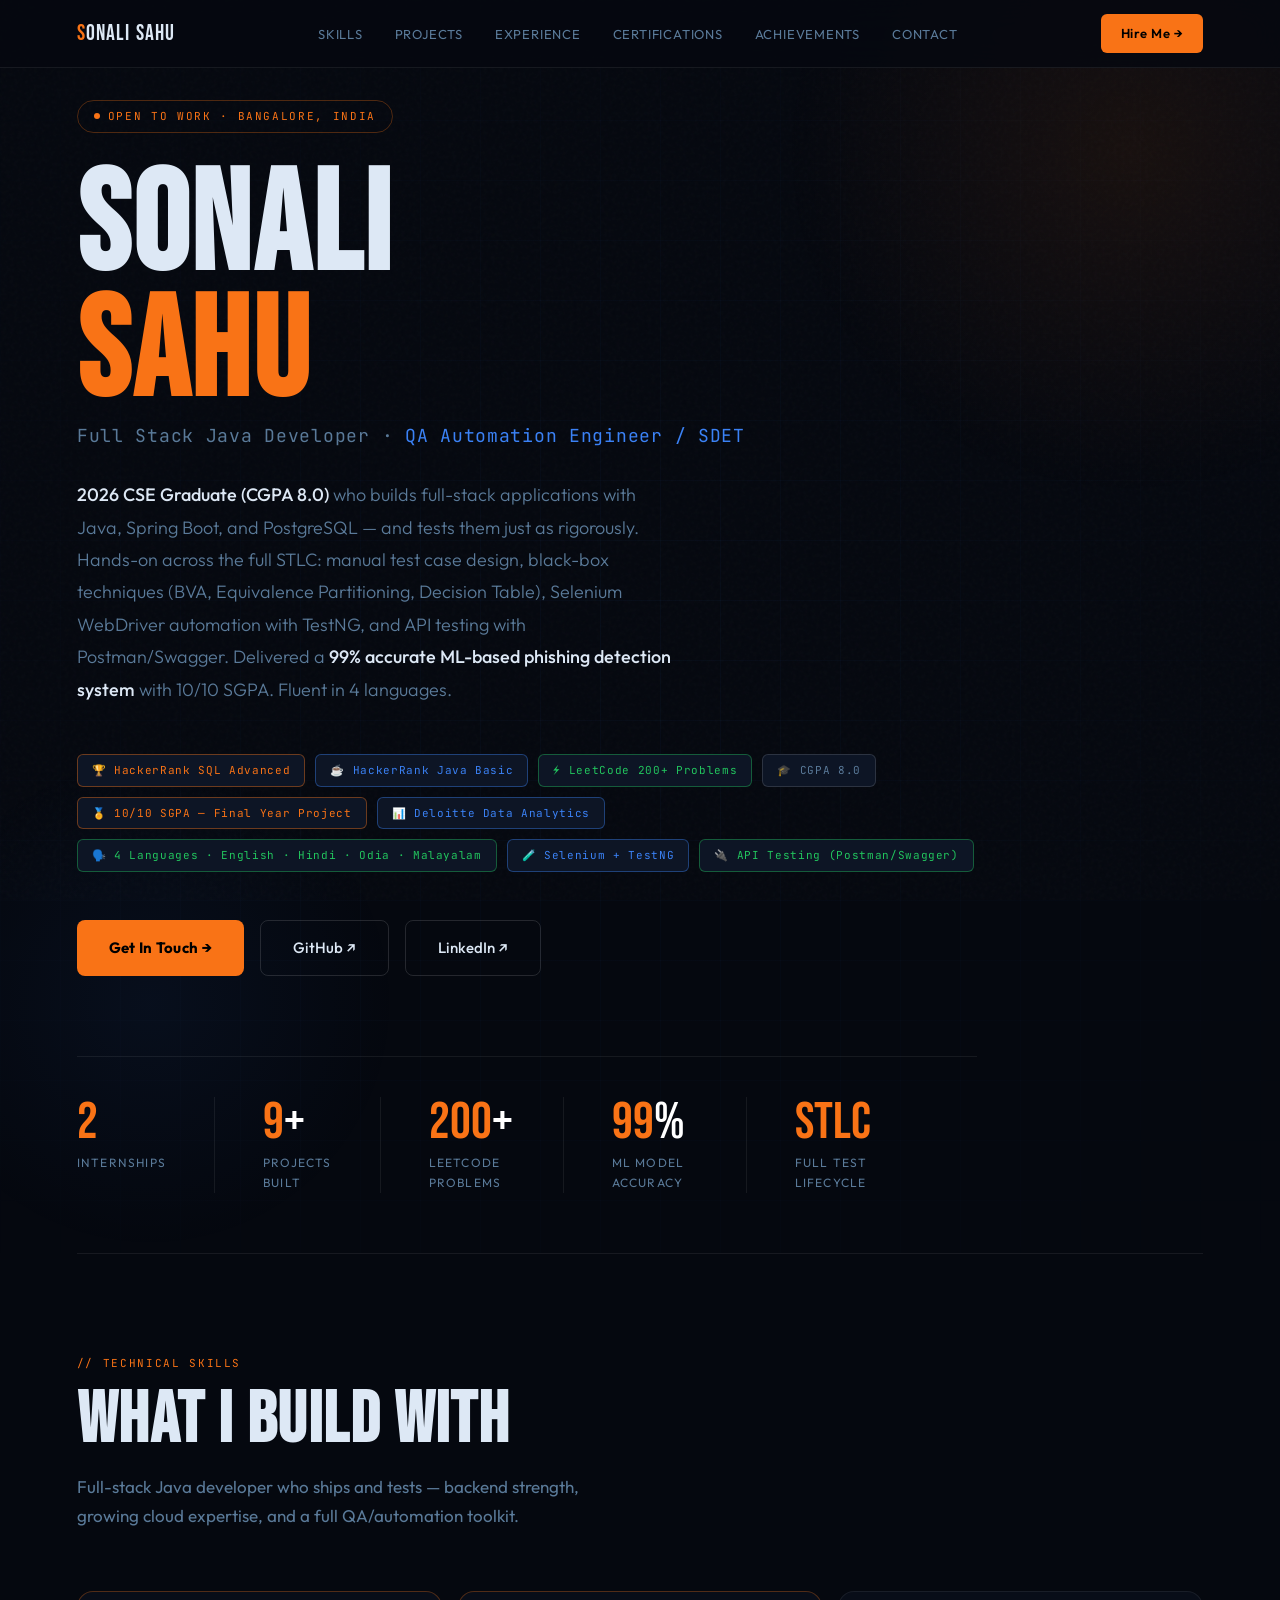
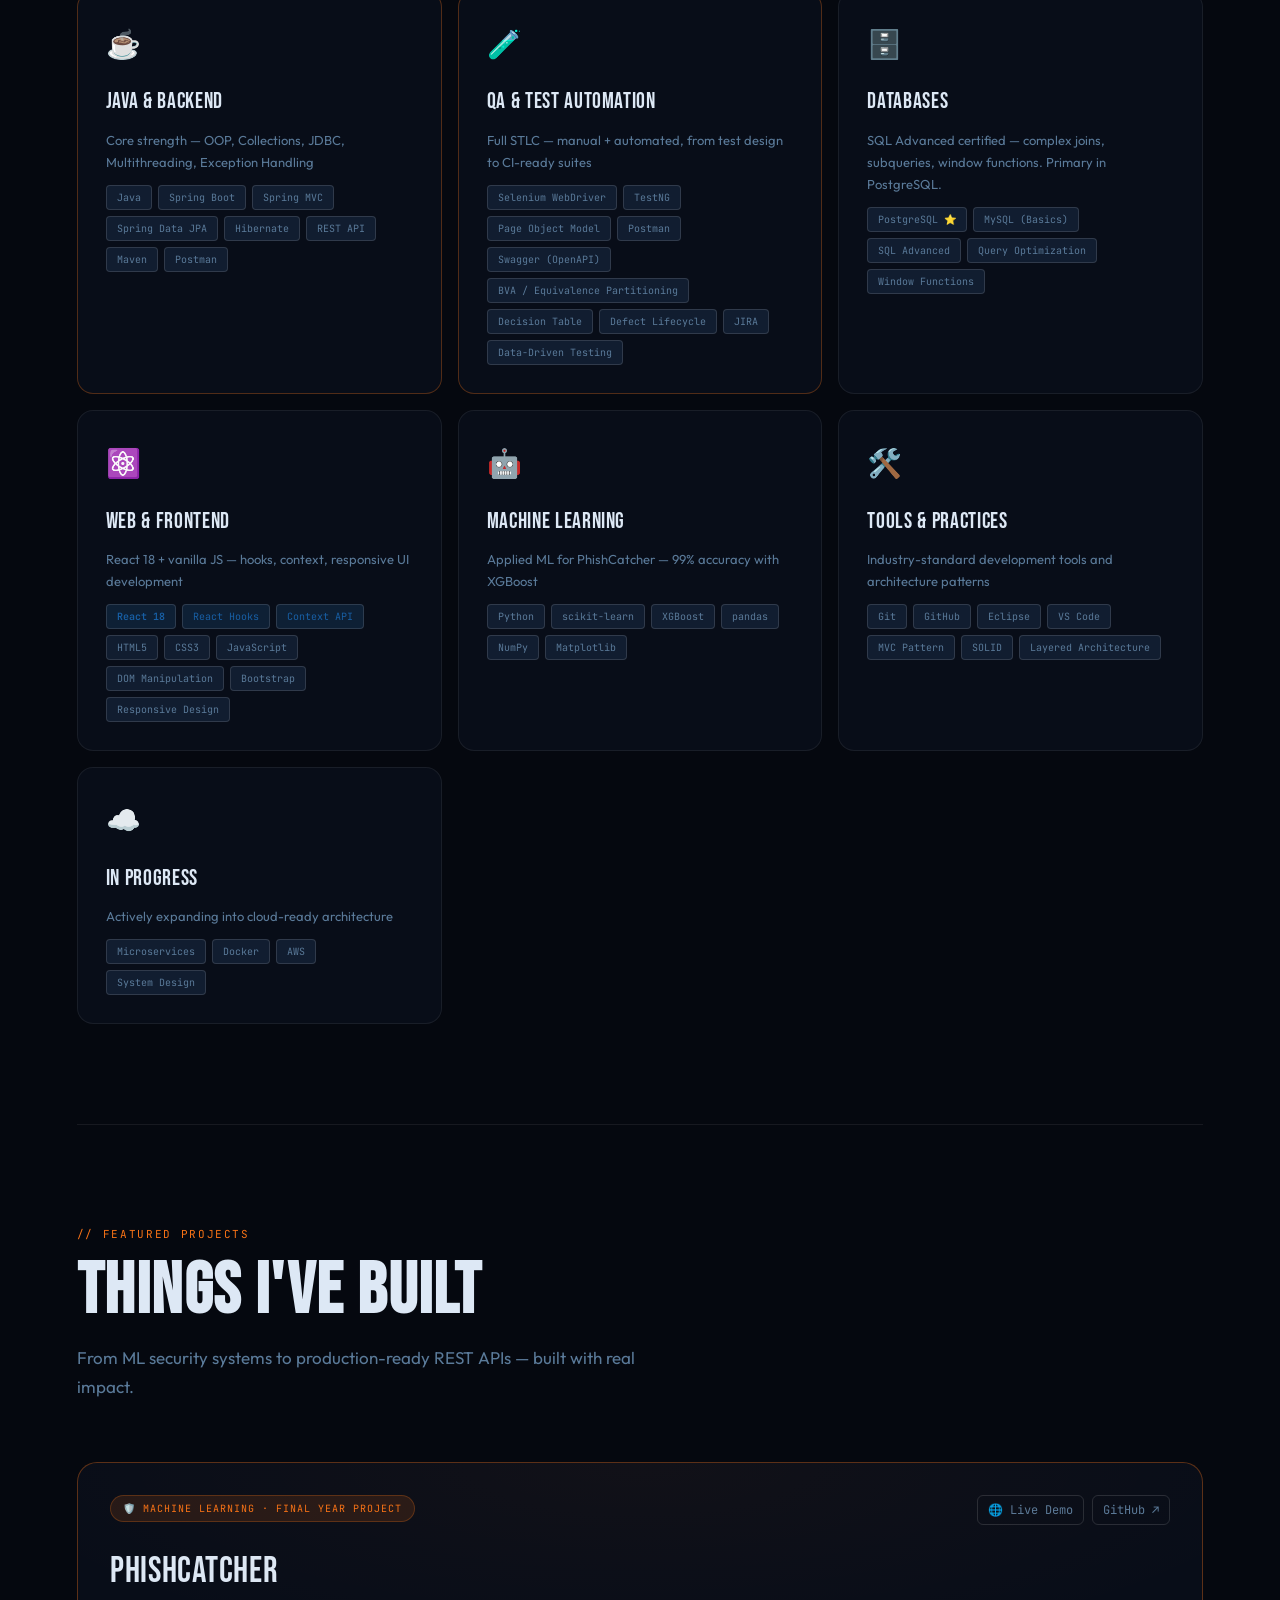
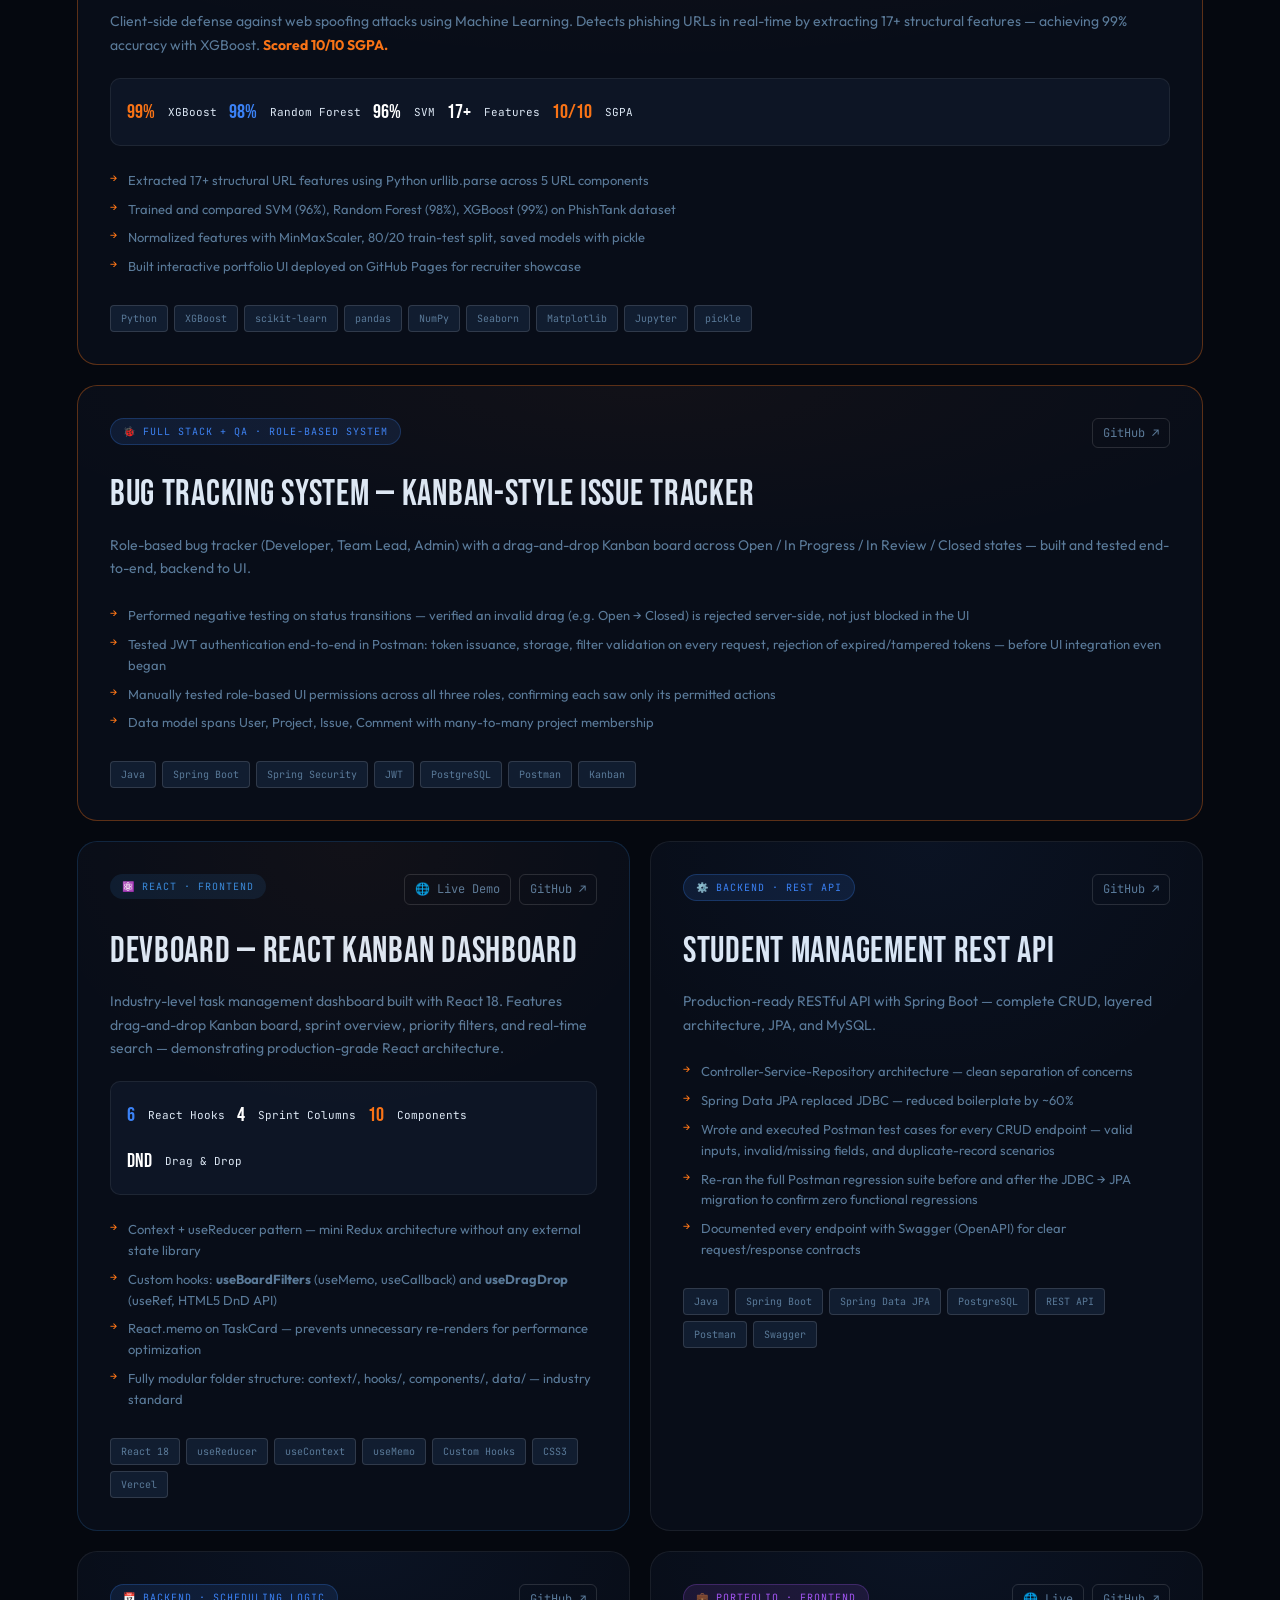
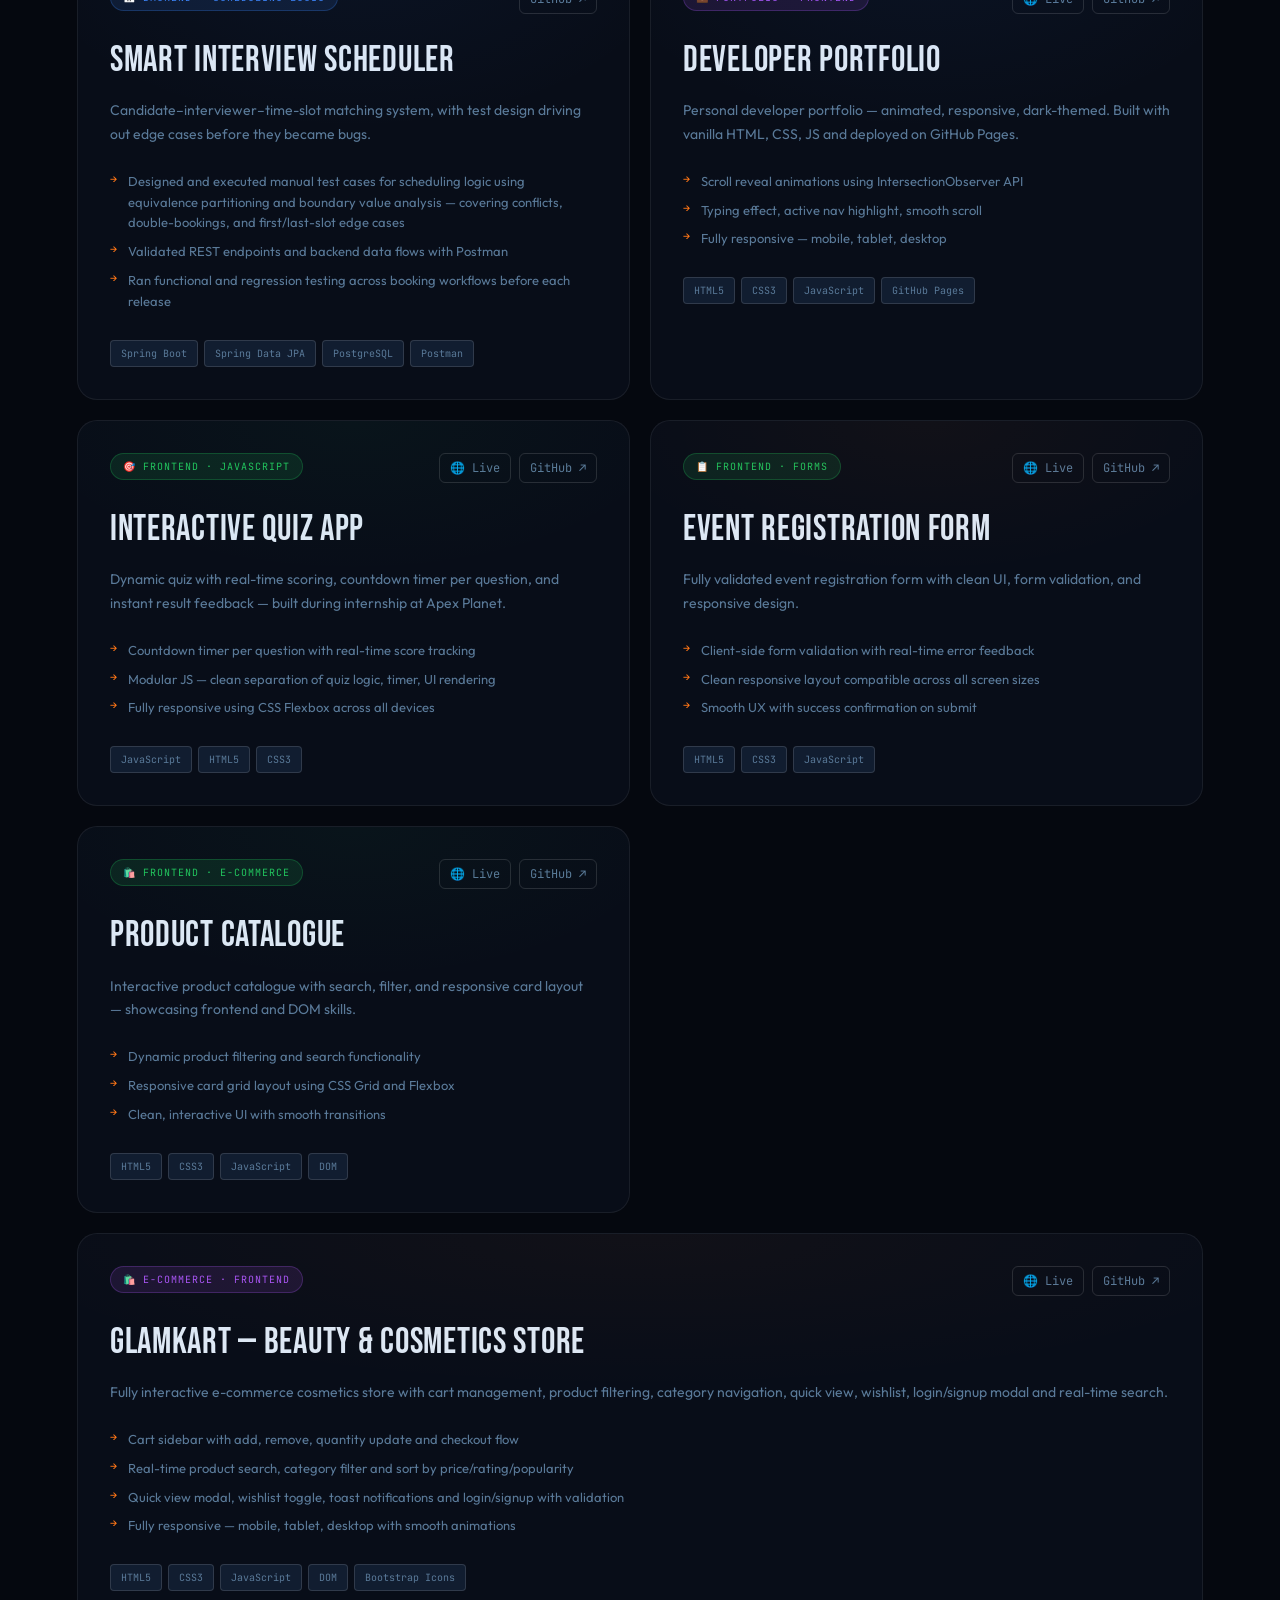
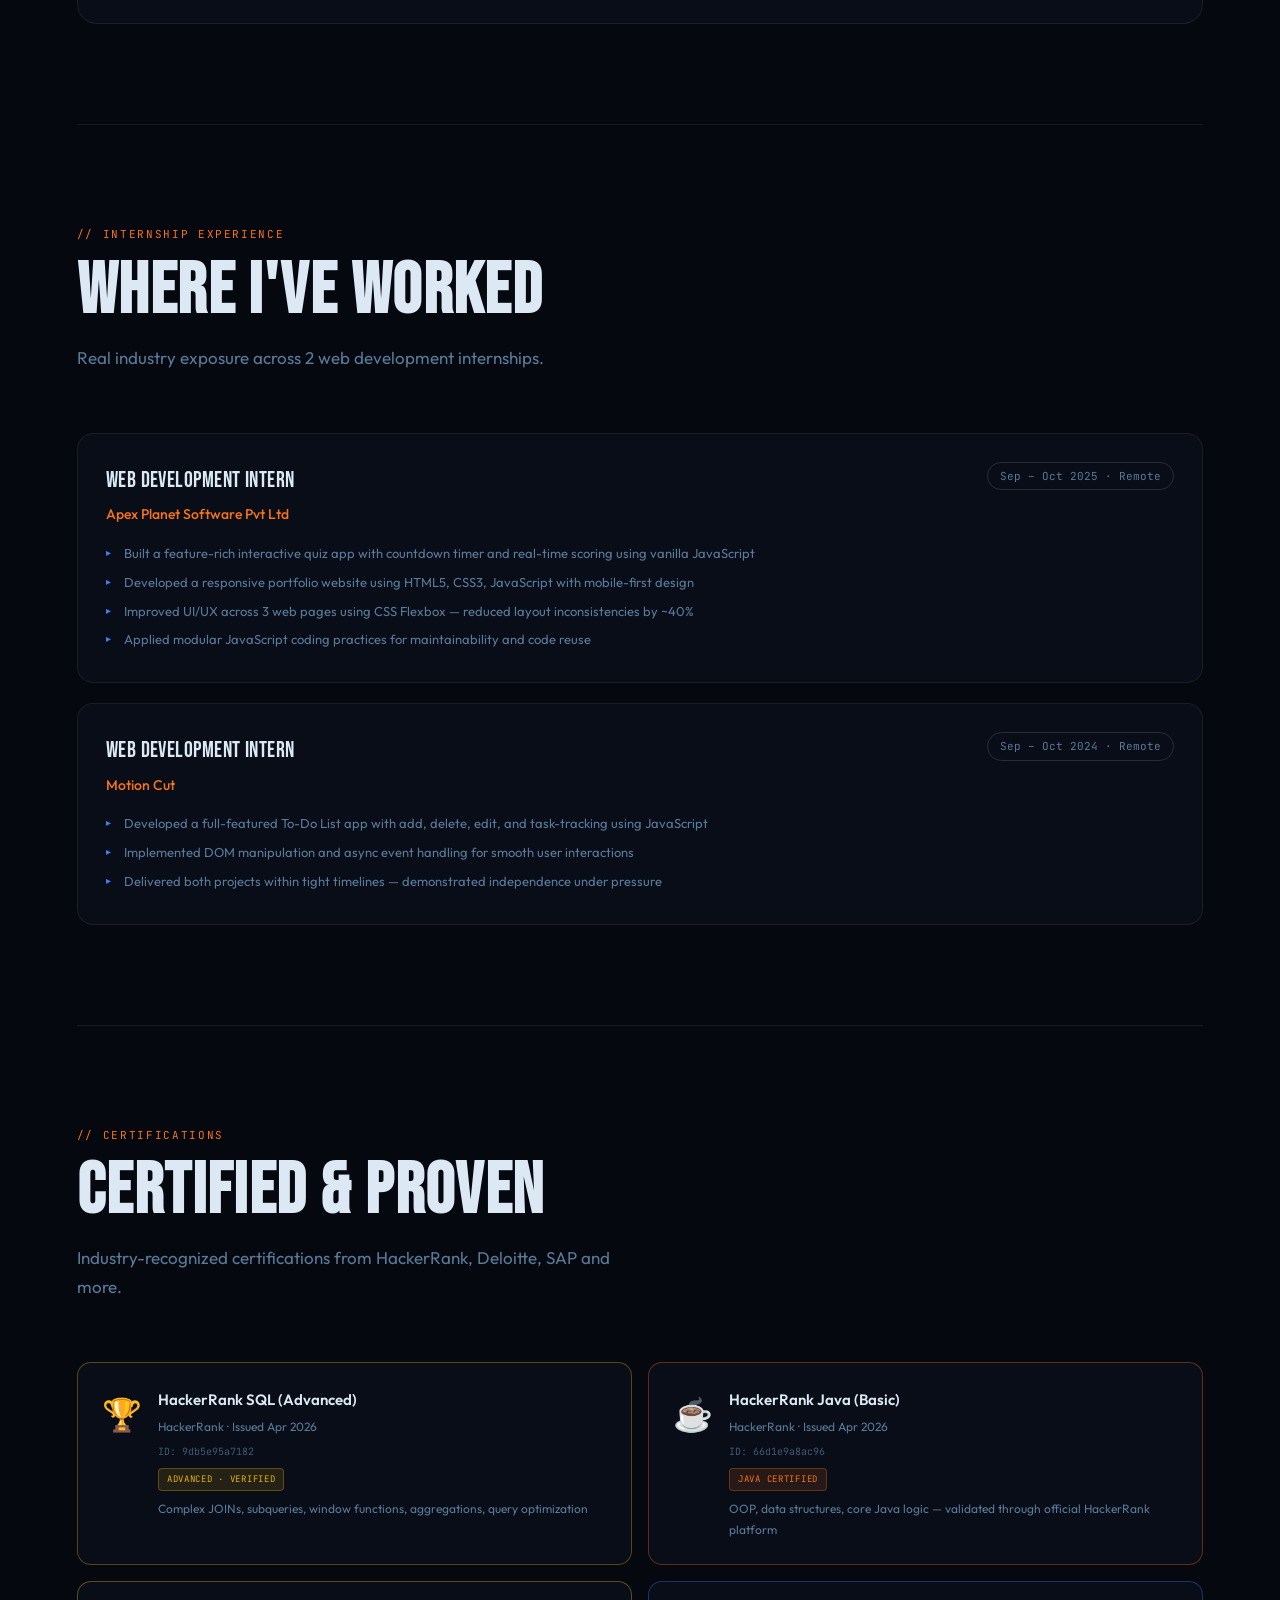
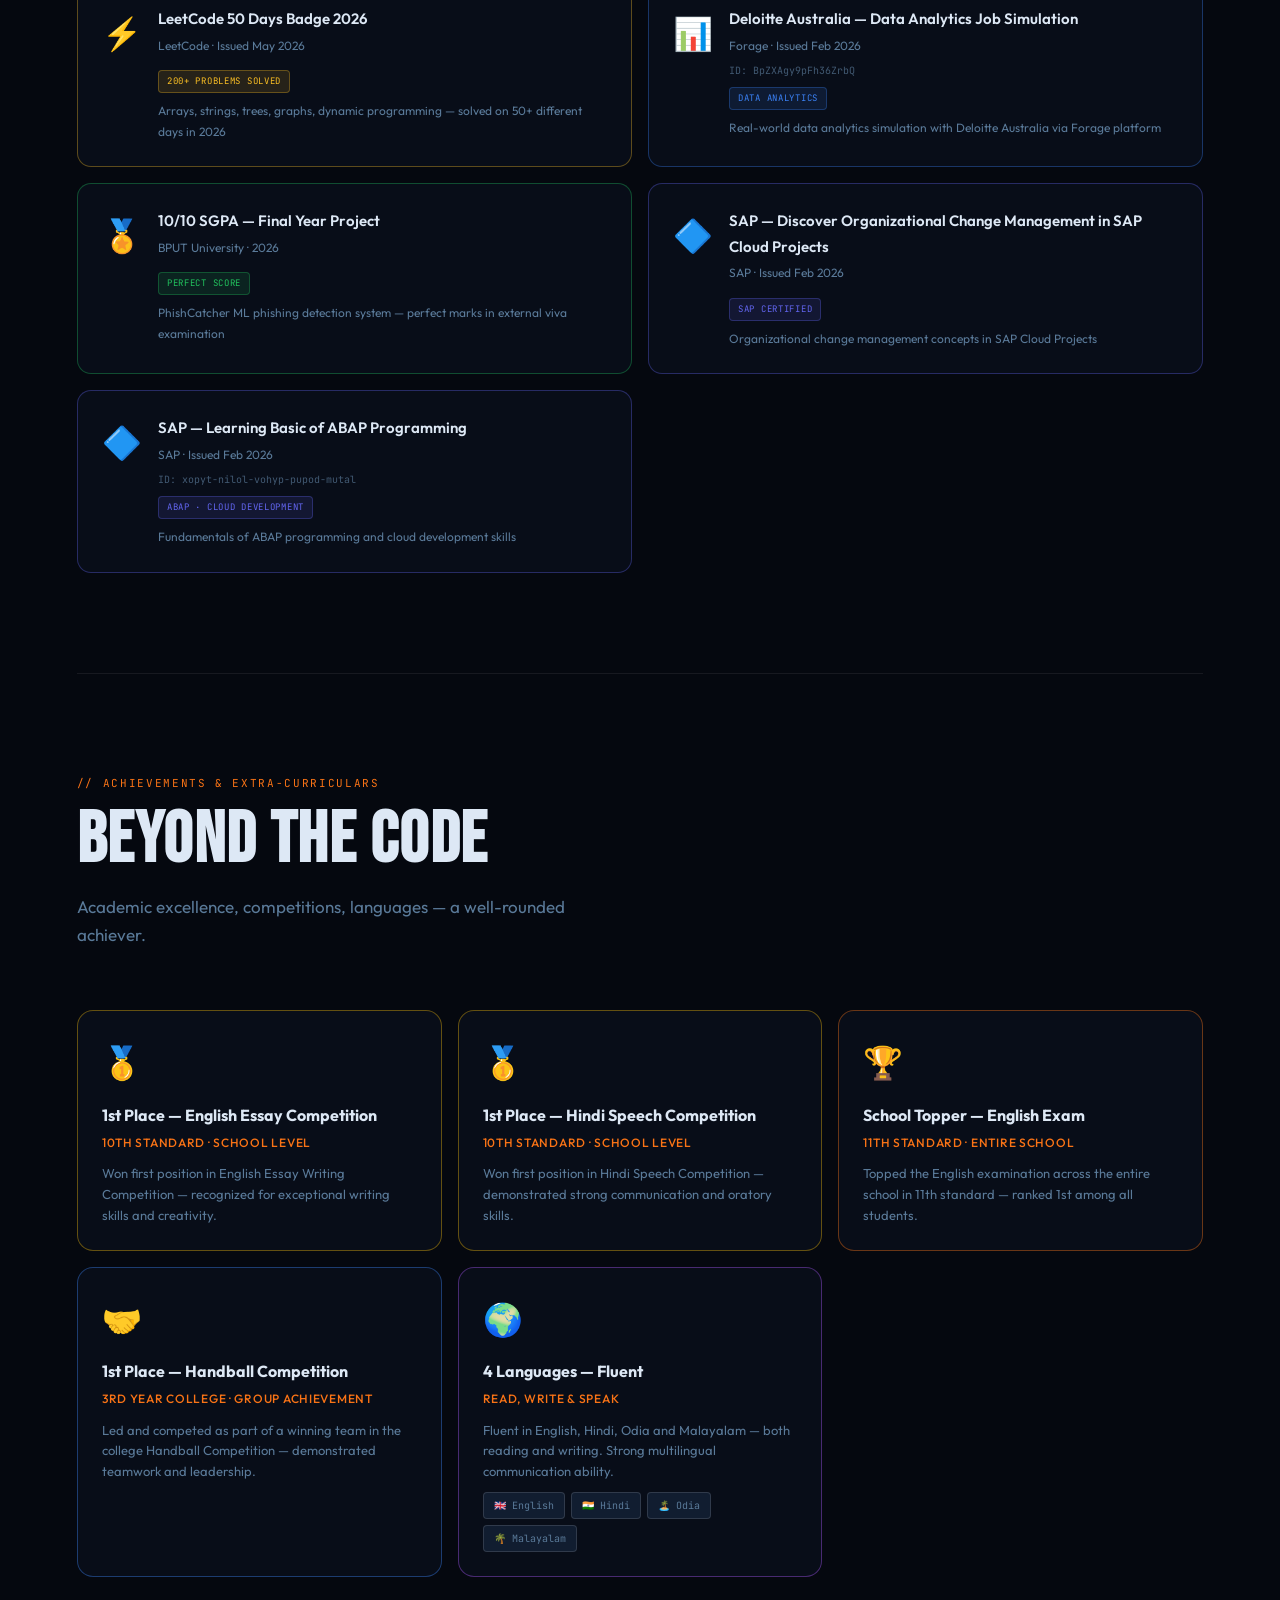
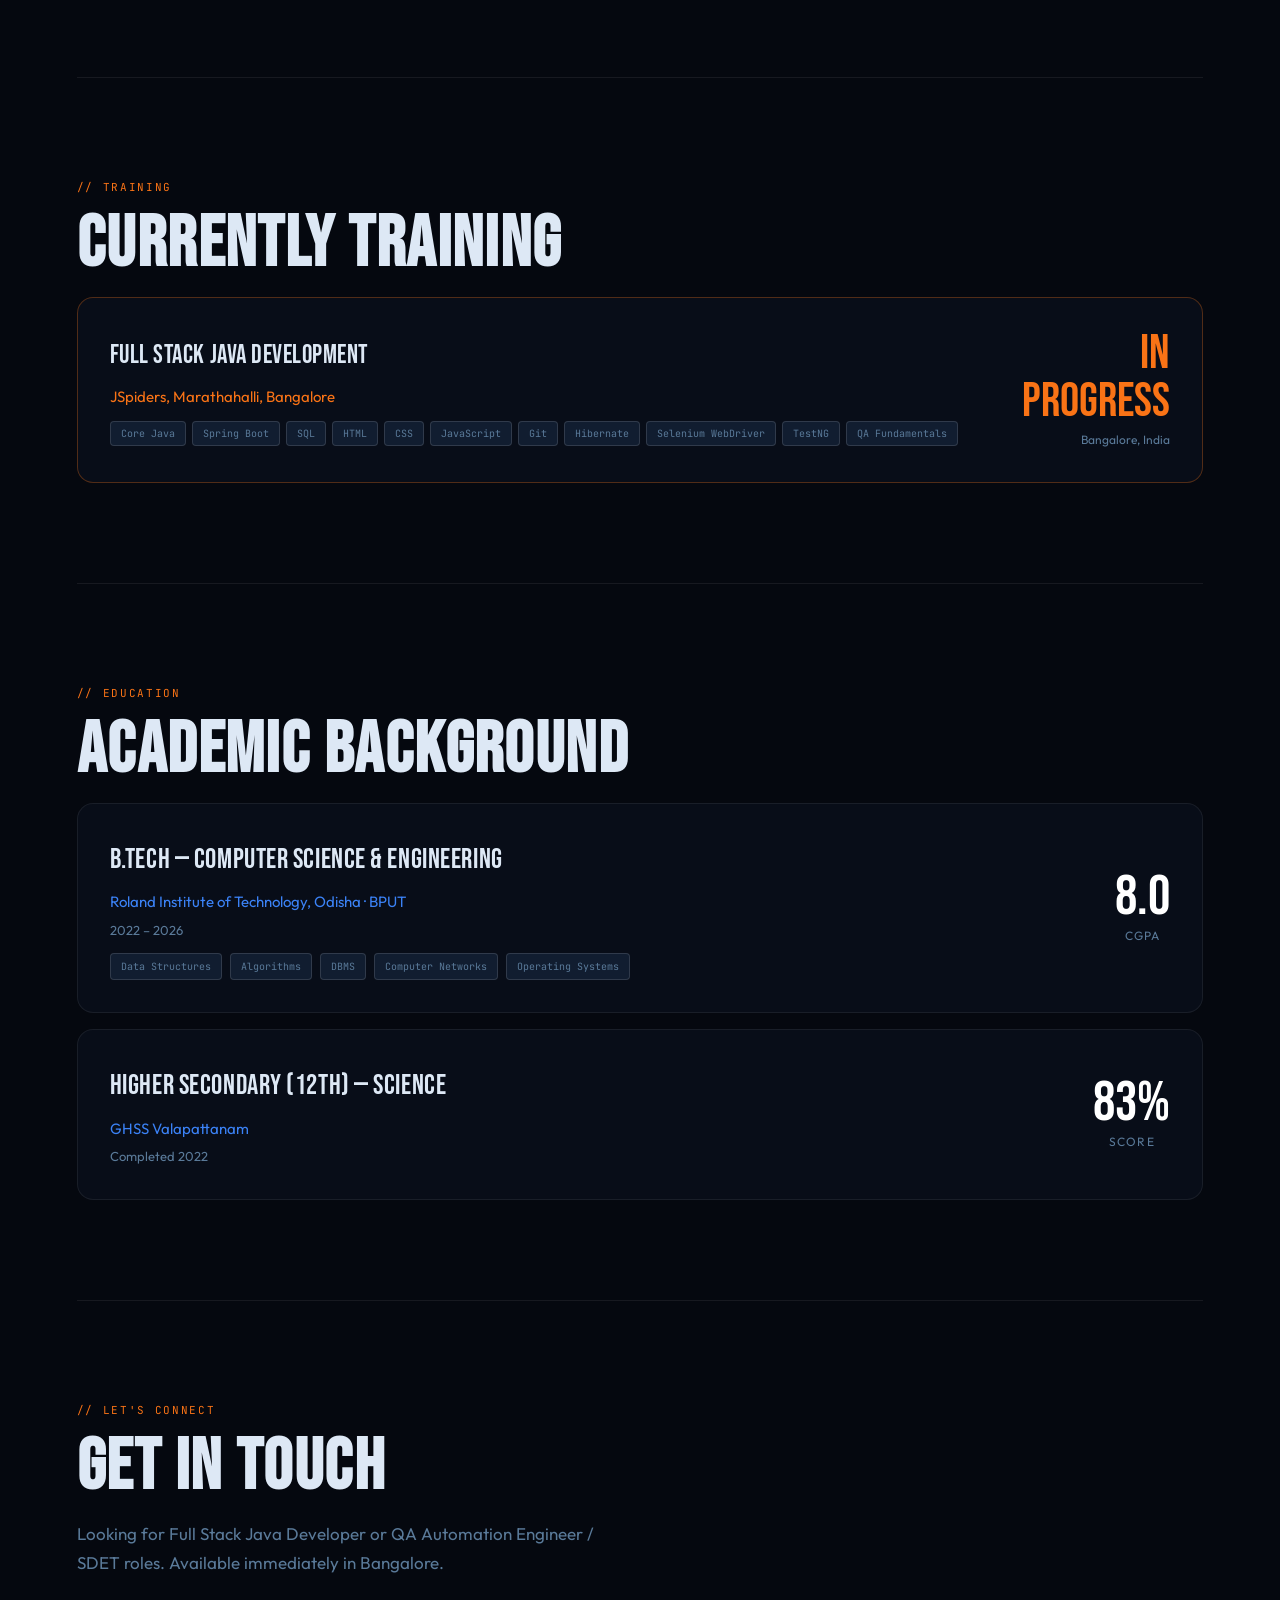
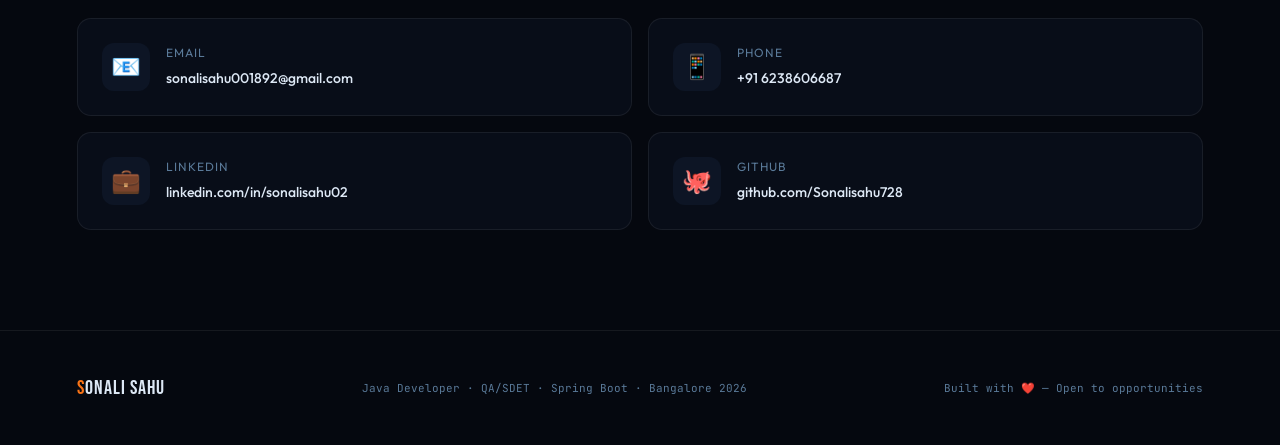
<file: index.html>
<!DOCTYPE html>
<html lang="en">
<head>
<meta charset="UTF-8">
<meta name="viewport" content="width=device-width, initial-scale=1.0">
<title>Sonali Sahu — Java Developer & QA/SDET</title>
<link rel="stylesheet" href="style.css">
</head>
<body>

<!-- NAV -->
<nav>
  <div class="nav-logo"><span>S</span>onali Sahu</div>
  <ul class="nav-links">
    <li><a href="#skills">Skills</a></li>
    <li><a href="#projects">Projects</a></li>
    <li><a href="#experience">Experience</a></li>
    <li><a href="#certifications">Certifications</a></li>
    <li><a href="#achievements">Achievements</a></li>
    <li><a href="#contact">Contact</a></li>
  </ul>
  <a href="mailto:sonalisahu001892@gmail.com" class="nav-hire">Hire Me →</a>
</nav>

<!-- HERO -->
<section class="hero">
  <div class="hero-bg-grid"></div>
  <div class="hero-orb1"></div>
  <div class="hero-orb2"></div>
  <div class="hero-content">
    <div class="hero-tag"><span class="hero-tag-dot"></span>Open to Work · Bangalore, India</div>
    <h1 class="hero-name">SONALI<br><span class="line2">SAHU</span></h1>
    <p class="hero-title">Full Stack Java Developer · <span>QA Automation Engineer / SDET</span></p>
    <p class="hero-desc">
      <strong>2026 CSE Graduate (CGPA 8.0)</strong> who builds full-stack applications with Java, Spring Boot, and PostgreSQL — and tests them just as rigorously. Hands-on across the full STLC: manual test case design, black-box techniques (BVA, Equivalence Partitioning, Decision Table), Selenium WebDriver automation with TestNG, and API testing with Postman/Swagger. Delivered a <strong>99% accurate ML-based phishing detection system</strong> with 10/10 SGPA. Fluent in 4 languages.
    </p>
    <div class="hero-badges">
      <span class="badge hot">🏆 HackerRank SQL Advanced</span>
      <span class="badge blue">☕ HackerRank Java Basic</span>
      <span class="badge green">⚡ LeetCode 200+ Problems</span>
      <span class="badge">🎓 CGPA 8.0</span>
      <span class="badge hot">🏅 10/10 SGPA — Final Year Project</span>
      <span class="badge blue">📊 Deloitte Data Analytics</span>
      <span class="badge green">🗣️ 4 Languages · English · Hindi · Odia · Malayalam</span>
      <span class="badge blue">🧪 Selenium + TestNG</span>
      <span class="badge green">🔌 API Testing (Postman/Swagger)</span>
    </div>
    <div class="hero-cta">
      <a href="mailto:sonalisahu001892@gmail.com" class="btn-main">Get In Touch →</a>
      <a href="https://github.com/Sonalisahu728" class="btn-ghost" target="_blank">GitHub ↗</a>
      <a href="https://www.linkedin.com/in/sonalisahu02/" class="btn-ghost" target="_blank">LinkedIn ↗</a>
    </div>
    <div class="hero-stats">
      <div class="hstat">
        <div class="hstat-num"><span>2</span></div>
        <div class="hstat-label">Internships</div>
      </div>
      <div class="hstat">
        <div class="hstat-num"><span>9</span>+</div>
        <div class="hstat-label">Projects Built</div>
      </div>
      <div class="hstat">
        <div class="hstat-num"><span>200</span>+</div>
        <div class="hstat-label">LeetCode Problems</div>
      </div>
      <div class="hstat">
        <div class="hstat-num"><span>99</span>%</div>
        <div class="hstat-label">ML Model Accuracy</div>
      </div>
      <div class="hstat">
        <div class="hstat-num"><span>STLC</span></div>
        <div class="hstat-label">Full Test Lifecycle</div>
      </div>
    </div>
  </div>
</section>

<hr class="div">

<!-- SKILLS -->
<section class="section reveal" id="skills">
  <div class="section-tag">// technical skills</div>
  <h2 class="section-title">What I Build With</h2>
  <p class="section-sub">Full-stack Java developer who ships and tests — backend strength, growing cloud expertise, and a full QA/automation toolkit.</p>
  <div class="skills-grid">
    <div class="skill-card featured reveal">
      <span class="skill-icon">☕</span>
      <div class="skill-name">Java & Backend</div>
      <p class="skill-desc">Core strength — OOP, Collections, JDBC, Multithreading, Exception Handling</p>
      <div class="skill-tags">
        <span class="stag">Java</span><span class="stag">Spring Boot</span><span class="stag">Spring MVC</span>
        <span class="stag">Spring Data JPA</span><span class="stag">Hibernate</span><span class="stag">REST API</span>
        <span class="stag">Maven</span><span class="stag">Postman</span>
      </div>
    </div>
    <div class="skill-card featured reveal">
      <span class="skill-icon">🧪</span>
      <div class="skill-name">QA & Test Automation</div>
      <p class="skill-desc">Full STLC — manual + automated, from test design to CI-ready suites</p>
      <div class="skill-tags">
        <span class="stag">Selenium WebDriver</span><span class="stag">TestNG</span><span class="stag">Page Object Model</span>
        <span class="stag">Postman</span><span class="stag">Swagger (OpenAPI)</span><span class="stag">BVA / Equivalence Partitioning</span>
        <span class="stag">Decision Table</span><span class="stag">Defect Lifecycle</span><span class="stag">JIRA</span>
        <span class="stag">Data-Driven Testing</span>
      </div>
    </div>
    <div class="skill-card reveal">
      <span class="skill-icon">🗄️</span>
      <div class="skill-name">Databases</div>
      <p class="skill-desc">SQL Advanced certified — complex joins, subqueries, window functions. Primary in PostgreSQL.</p>
      <div class="skill-tags">
        <span class="stag">PostgreSQL ⭐</span><span class="stag">MySQL (Basics)</span><span class="stag">SQL Advanced</span>
        <span class="stag">Query Optimization</span><span class="stag">Window Functions</span>
      </div>
    </div>
    <div class="skill-card reveal">
      <span class="skill-icon">⚛️</span>
      <div class="skill-name">Web & Frontend</div>
      <p class="skill-desc">React 18 + vanilla JS — hooks, context, responsive UI development</p>
      <div class="skill-tags">
        <span class="stag" style="background:rgba(55,138,221,0.15);color:#185FA5;font-weight:600;">React 18</span>
        <span class="stag" style="background:rgba(55,138,221,0.15);color:#185FA5;">React Hooks</span>
        <span class="stag" style="background:rgba(55,138,221,0.15);color:#185FA5;">Context API</span>
        <span class="stag">HTML5</span><span class="stag">CSS3</span><span class="stag">JavaScript</span>
        <span class="stag">DOM Manipulation</span><span class="stag">Bootstrap</span><span class="stag">Responsive Design</span>
      </div>
    </div>
    <div class="skill-card reveal">
      <span class="skill-icon">🤖</span>
      <div class="skill-name">Machine Learning</div>
      <p class="skill-desc">Applied ML for PhishCatcher — 99% accuracy with XGBoost</p>
      <div class="skill-tags">
        <span class="stag">Python</span><span class="stag">scikit-learn</span><span class="stag">XGBoost</span>
        <span class="stag">pandas</span><span class="stag">NumPy</span><span class="stag">Matplotlib</span>
      </div>
    </div>
    <div class="skill-card reveal">
      <span class="skill-icon">🛠️</span>
      <div class="skill-name">Tools & Practices</div>
      <p class="skill-desc">Industry-standard development tools and architecture patterns</p>
      <div class="skill-tags">
        <span class="stag">Git</span><span class="stag">GitHub</span><span class="stag">Eclipse</span>
        <span class="stag">VS Code</span><span class="stag">MVC Pattern</span><span class="stag">SOLID</span>
        <span class="stag">Layered Architecture</span>
      </div>
    </div>
    <div class="skill-card reveal">
      <span class="skill-icon">☁️</span>
      <div class="skill-name">In Progress</div>
      <p class="skill-desc">Actively expanding into cloud-ready architecture</p>
      <div class="skill-tags">
        <span class="stag">Microservices</span><span class="stag">Docker</span>
        <span class="stag">AWS</span><span class="stag">System Design</span>
      </div>
    </div>
  </div>
</section>

<hr class="div">

<!-- PROJECTS -->
<section class="section reveal" id="projects">
  <div class="section-tag">// featured projects</div>
  <h2 class="section-title">Things I've Built</h2>
  <p class="section-sub">From ML security systems to production-ready REST APIs — built with real impact.</p>

  <div class="projects-grid">

    <!-- PHISHCATCHER -->
    <div class="project-card featured reveal">
      <div class="proj-header">
        <span class="proj-tag ml">🛡️ Machine Learning · Final Year Project</span>
        <div class="proj-links">
          <a href="https://sonalisahu728.github.io/PhishCatcher" class="proj-link" target="_blank">🌐 Live Demo</a>
          <a href="https://github.com/Sonalisahu728/PhishCatcher" class="proj-link" target="_blank">GitHub ↗</a>
        </div>
      </div>
      <div class="proj-name">PhishCatcher</div>
      <p class="proj-desc">Client-side defense against web spoofing attacks using Machine Learning. Detects phishing URLs in real-time by extracting 17+ structural features — achieving 99% accuracy with XGBoost. <strong style="color:var(--accent);">Scored 10/10 SGPA.</strong></p>
      <div class="proj-stats-row">
        <div class="proj-stat accent"><span class="proj-stat-num">99%</span>&nbsp;XGBoost</div>
        <div class="proj-stat blue"><span class="proj-stat-num">98%</span>&nbsp;Random Forest</div>
        <div class="proj-stat"><span class="proj-stat-num">96%</span>&nbsp;SVM</div>
        <div class="proj-stat"><span class="proj-stat-num">17+</span>&nbsp;Features</div>
        <div class="proj-stat accent"><span class="proj-stat-num">10/10</span>&nbsp;SGPA</div>
      </div>
      <ul class="proj-highlights">
        <li>Extracted 17+ structural URL features using Python urllib.parse across 5 URL components</li>
        <li>Trained and compared SVM (96%), Random Forest (98%), XGBoost (99%) on PhishTank dataset</li>
        <li>Normalized features with MinMaxScaler, 80/20 train-test split, saved models with pickle</li>
        <li>Built interactive portfolio UI deployed on GitHub Pages for recruiter showcase</li>
      </ul>
      <div class="proj-stack">
        <span class="pstack">Python</span><span class="pstack">XGBoost</span><span class="pstack">scikit-learn</span>
        <span class="pstack">pandas</span><span class="pstack">NumPy</span><span class="pstack">Seaborn</span>
        <span class="pstack">Matplotlib</span><span class="pstack">Jupyter</span><span class="pstack">pickle</span>
      </div>
    </div>

    <!-- BUG TRACKING SYSTEM -->
    <div class="project-card featured reveal">
      <div class="proj-header">
        <span class="proj-tag backend">🐞 Full Stack + QA · Role-Based System</span>
        <div class="proj-links">
          <a href="https://github.com/Sonalisahu728/bugtracker-fullstack" class="proj-link" target="_blank">GitHub ↗</a>
        </div>
      </div>
      <div class="proj-name">Bug Tracking System — Kanban-Style Issue Tracker</div>
      <p class="proj-desc">Role-based bug tracker (Developer, Team Lead, Admin) with a drag-and-drop Kanban board across Open / In Progress / In Review / Closed states — built and tested end-to-end, backend to UI.</p>
      <ul class="proj-highlights">
        <li>Performed negative testing on status transitions — verified an invalid drag (e.g. Open → Closed) is rejected server-side, not just blocked in the UI</li>
        <li>Tested JWT authentication end-to-end in Postman: token issuance, storage, filter validation on every request, rejection of expired/tampered tokens — before UI integration even began</li>
        <li>Manually tested role-based UI permissions across all three roles, confirming each saw only its permitted actions</li>
        <li>Data model spans User, Project, Issue, Comment with many-to-many project membership</li>
      </ul>
      <div class="proj-stack">
        <span class="pstack">Java</span><span class="pstack">Spring Boot</span><span class="pstack">Spring Security</span>
        <span class="pstack">JWT</span><span class="pstack">PostgreSQL</span><span class="pstack">Postman</span><span class="pstack">Kanban</span>
      </div>
    </div>

    <!-- DEVBOARD -->
    <div class="project-card reveal" style="border-color: #378ADD33;">
      <div class="proj-header">
        <span class="proj-tag" style="background:rgba(55,138,221,0.12);color:#378ADD;">⚛️ React · Frontend</span>
        <div class="proj-links">
          <a href="https://devboard-mocha.vercel.app" class="proj-link" target="_blank">🌐 Live Demo</a>
          <a href="https://github.com/Sonalisahu728/devboard" class="proj-link" target="_blank">GitHub ↗</a>
        </div>
      </div>
      <div class="proj-name">DevBoard — React Kanban Dashboard</div>
      <p class="proj-desc">Industry-level task management dashboard built with React 18. Features drag-and-drop Kanban board, sprint overview, priority filters, and real-time search — demonstrating production-grade React architecture.</p>
      <div class="proj-stats-row">
        <div class="proj-stat blue"><span class="proj-stat-num">6</span>&nbsp;React Hooks</div>
        <div class="proj-stat"><span class="proj-stat-num">4</span>&nbsp;Sprint Columns</div>
        <div class="proj-stat accent"><span class="proj-stat-num">10</span>&nbsp;Components</div>
        <div class="proj-stat"><span class="proj-stat-num">DnD</span>&nbsp;Drag & Drop</div>
      </div>
      <ul class="proj-highlights">
        <li>Context + useReducer pattern — mini Redux architecture without any external state library</li>
        <li>Custom hooks: <strong>useBoardFilters</strong> (useMemo, useCallback) and <strong>useDragDrop</strong> (useRef, HTML5 DnD API)</li>
        <li>React.memo on TaskCard — prevents unnecessary re-renders for performance optimization</li>
        <li>Fully modular folder structure: context/, hooks/, components/, data/ — industry standard</li>
      </ul>
      <div class="proj-stack">
        <span class="pstack">React 18</span><span class="pstack">useReducer</span><span class="pstack">useContext</span>
        <span class="pstack">useMemo</span><span class="pstack">Custom Hooks</span><span class="pstack">CSS3</span>
        <span class="pstack">Vercel</span>
      </div>
    </div>

    <!-- STUDENT API -->
    <div class="project-card blue reveal">
      <div class="proj-header">
        <span class="proj-tag backend">⚙️ Backend · REST API</span>
        <div class="proj-links">
          <a href="https://github.com/Sonalisahu728/student-management-rest-api" class="proj-link" target="_blank">GitHub ↗</a>
        </div>
      </div>
      <div class="proj-name">Student Management REST API</div>
      <p class="proj-desc">Production-ready RESTful API with Spring Boot — complete CRUD, layered architecture, JPA, and MySQL.</p>
      <ul class="proj-highlights">
        <li>Controller-Service-Repository architecture — clean separation of concerns</li>
        <li>Spring Data JPA replaced JDBC — reduced boilerplate by ~60%</li>
        <li>Wrote and executed Postman test cases for every CRUD endpoint — valid inputs, invalid/missing fields, and duplicate-record scenarios</li>
        <li>Re-ran the full Postman regression suite before and after the JDBC → JPA migration to confirm zero functional regressions</li>
        <li>Documented every endpoint with Swagger (OpenAPI) for clear request/response contracts</li>
      </ul>
      <div class="proj-stack">
        <span class="pstack">Java</span><span class="pstack">Spring Boot</span><span class="pstack">Spring Data JPA</span>
        <span class="pstack">PostgreSQL</span><span class="pstack">REST API</span><span class="pstack">Postman</span><span class="pstack">Swagger</span>
      </div>
    </div>

    <!-- SMART INTERVIEW SCHEDULER -->
    <div class="project-card blue reveal">
      <div class="proj-header">
        <span class="proj-tag backend">📅 Backend · Scheduling Logic</span>
        <div class="proj-links">
          <a href="https://github.com/Sonalisahu728/Smart-Interview-Scheduler---Backend" class="proj-link" target="_blank">GitHub ↗</a>
        </div>
      </div>
      <div class="proj-name">Smart Interview Scheduler</div>
      <p class="proj-desc">Candidate–interviewer–time-slot matching system, with test design driving out edge cases before they became bugs.</p>
      <ul class="proj-highlights">
        <li>Designed and executed manual test cases for scheduling logic using equivalence partitioning and boundary value analysis — covering conflicts, double-bookings, and first/last-slot edge cases</li>
        <li>Validated REST endpoints and backend data flows with Postman</li>
        <li>Ran functional and regression testing across booking workflows before each release</li>
      </ul>
      <div class="proj-stack">
        <span class="pstack">Spring Boot</span><span class="pstack">Spring Data JPA</span>
        <span class="pstack">PostgreSQL</span><span class="pstack">Postman</span>
      </div>
    </div>

    <!-- PORTFOLIO -->
    <div class="project-card blue reveal">
      <div class="proj-header">
        <span class="proj-tag fullstack">💼 Portfolio · Frontend</span>
        <div class="proj-links">
          <a href="https://sonalisahu728.github.io/portfolio_sonali/" class="proj-link" target="_blank">🌐 Live</a>
          <a href="https://github.com/Sonalisahu728/portfolio_sonali" class="proj-link" target="_blank">GitHub ↗</a>
        </div>
      </div>
      <div class="proj-name">Developer Portfolio</div>
      <p class="proj-desc">Personal developer portfolio — animated, responsive, dark-themed. Built with vanilla HTML, CSS, JS and deployed on GitHub Pages.</p>
      <ul class="proj-highlights">
        <li>Scroll reveal animations using IntersectionObserver API</li>
        <li>Typing effect, active nav highlight, smooth scroll</li>
        <li>Fully responsive — mobile, tablet, desktop</li>
      </ul>
      <div class="proj-stack">
        <span class="pstack">HTML5</span><span class="pstack">CSS3</span><span class="pstack">JavaScript</span>
        <span class="pstack">GitHub Pages</span>
      </div>
    </div>

    <!-- QUIZ APP -->
    <div class="project-card green reveal">
      <div class="proj-header">
        <span class="proj-tag frontend">🎯 Frontend · JavaScript</span>
        <div class="proj-links">
          <a href="https://sonalisahu728.github.io/quiz_app/" class="proj-link" target="_blank">🌐 Live</a>
          <a href="https://github.com/Sonalisahu728/quiz_app" class="proj-link" target="_blank">GitHub ↗</a>
        </div>
      </div>
      <div class="proj-name">Interactive Quiz App</div>
      <p class="proj-desc">Dynamic quiz with real-time scoring, countdown timer per question, and instant result feedback — built during internship at Apex Planet.</p>
      <ul class="proj-highlights">
        <li>Countdown timer per question with real-time score tracking</li>
        <li>Modular JS — clean separation of quiz logic, timer, UI rendering</li>
        <li>Fully responsive using CSS Flexbox across all devices</li>
      </ul>
      <div class="proj-stack">
        <span class="pstack">JavaScript</span><span class="pstack">HTML5</span><span class="pstack">CSS3</span>
      </div>
    </div>

    <!-- EVENT REG FORM -->
    <div class="project-card reveal">
      <div class="proj-header">
        <span class="proj-tag frontend">📋 Frontend · Forms</span>
        <div class="proj-links">
          <a href="https://sonalisahu728.github.io/event_reg_form/" class="proj-link" target="_blank">🌐 Live</a>
          <a href="https://github.com/Sonalisahu728/event_reg_form" class="proj-link" target="_blank">GitHub ↗</a>
        </div>
      </div>
      <div class="proj-name">Event Registration Form</div>
      <p class="proj-desc">Fully validated event registration form with clean UI, form validation, and responsive design.</p>
      <ul class="proj-highlights">
        <li>Client-side form validation with real-time error feedback</li>
        <li>Clean responsive layout compatible across all screen sizes</li>
        <li>Smooth UX with success confirmation on submit</li>
      </ul>
      <div class="proj-stack">
        <span class="pstack">HTML5</span><span class="pstack">CSS3</span><span class="pstack">JavaScript</span>
      </div>
    </div>

    <!-- PRODUCT CATALOGUE -->
    <div class="project-card green reveal">
      <div class="proj-header">
        <span class="proj-tag frontend">🛍️ Frontend · E-Commerce</span>
        <div class="proj-links">
          <a href="https://sonalisahu728.github.io/product_catalogue/" class="proj-link" target="_blank">🌐 Live</a>
          <a href="https://github.com/Sonalisahu728/product_catalogue" class="proj-link" target="_blank">GitHub ↗</a>
        </div>
      </div>
      <div class="proj-name">Product Catalogue</div>
      <p class="proj-desc">Interactive product catalogue with search, filter, and responsive card layout — showcasing frontend and DOM skills.</p>
      <ul class="proj-highlights">
        <li>Dynamic product filtering and search functionality</li>
        <li>Responsive card grid layout using CSS Grid and Flexbox</li>
        <li>Clean, interactive UI with smooth transitions</li>
      </ul>
      <div class="proj-stack">
        <span class="pstack">HTML5</span><span class="pstack">CSS3</span><span class="pstack">JavaScript</span><span class="pstack">DOM</span>
      </div>
    </div>

    <!-- GLAMKART -->
    <div class="project-card wide reveal">
      <div class="proj-header">
        <span class="proj-tag fullstack">🛍️ E-Commerce · Frontend</span>
        <div class="proj-links">
          <a href="https://sonalisahu728.github.io/glamkart_ecommerce_website/" class="proj-link" target="_blank">🌐 Live</a>
          <a href="https://github.com/Sonalisahu728/glamkart_ecommerce_website" class="proj-link" target="_blank">GitHub ↗</a>
        </div>
      </div>
      <div class="proj-name">Glamkart — Beauty & Cosmetics Store</div>
      <p class="proj-desc">Fully interactive e-commerce cosmetics store with cart management, product filtering, category navigation, quick view, wishlist, login/signup modal and real-time search.</p>
      <ul class="proj-highlights">
        <li>Cart sidebar with add, remove, quantity update and checkout flow</li>
        <li>Real-time product search, category filter and sort by price/rating/popularity</li>
        <li>Quick view modal, wishlist toggle, toast notifications and login/signup with validation</li>
        <li>Fully responsive — mobile, tablet, desktop with smooth animations</li>
      </ul>
      <div class="proj-stack">
        <span class="pstack">HTML5</span><span class="pstack">CSS3</span><span class="pstack">JavaScript</span>
        <span class="pstack">DOM</span><span class="pstack">Bootstrap Icons</span>
      </div>
    </div>

  </div>
</section>

<hr class="div">

<!-- EXPERIENCE -->
<section class="section reveal" id="experience">
  <div class="section-tag">// internship experience</div>
  <h2 class="section-title">Where I've Worked</h2>
  <p class="section-sub">Real industry exposure across 2 web development internships.</p>
  <div class="exp-list">
    <div class="exp-card reveal">
      <div>
        <div class="exp-role">Web Development Intern</div>
        <div class="exp-company">Apex Planet Software Pvt Ltd</div>
        <ul class="exp-points">
          <li>Built a feature-rich interactive quiz app with countdown timer and real-time scoring using vanilla JavaScript</li>
          <li>Developed a responsive portfolio website using HTML5, CSS3, JavaScript with mobile-first design</li>
          <li>Improved UI/UX across 3 web pages using CSS Flexbox — reduced layout inconsistencies by ~40%</li>
          <li>Applied modular JavaScript coding practices for maintainability and code reuse</li>
        </ul>
      </div>
      <div class="exp-period">Sep – Oct 2025 · Remote</div>
    </div>
    <div class="exp-card reveal">
      <div>
        <div class="exp-role">Web Development Intern</div>
        <div class="exp-company">Motion Cut</div>
        <ul class="exp-points">
          <li>Developed a full-featured To-Do List app with add, delete, edit, and task-tracking using JavaScript</li>
          <li>Implemented DOM manipulation and async event handling for smooth user interactions</li>
          <li>Delivered both projects within tight timelines — demonstrated independence under pressure</li>
        </ul>
      </div>
      <div class="exp-period">Sep – Oct 2024 · Remote</div>
    </div>
  </div>
</section>

<hr class="div">

<!-- CERTIFICATIONS -->
<section class="section reveal" id="certifications">
  <div class="section-tag">// certifications</div>
  <h2 class="section-title">Certified & Proven</h2>
  <p class="section-sub">Industry-recognized certifications from HackerRank, Deloitte, SAP and more.</p>
  <div class="certs-grid">

    <div class="cert-card gold reveal">
      <div class="cert-icon">🏆</div>
      <div>
        <div class="cert-name">HackerRank SQL (Advanced)</div>
        <div class="cert-issuer">HackerRank · Issued Apr 2026</div>
        <div class="cert-id">ID: 9db5e95a7182</div>
        <span class="cert-badge gold">Advanced · Verified</span>
        <p class="cert-desc">Complex JOINs, subqueries, window functions, aggregations, query optimization</p>
      </div>
    </div>

    <div class="cert-card orange reveal">
      <div class="cert-icon">☕</div>
      <div>
        <div class="cert-name">HackerRank Java (Basic)</div>
        <div class="cert-issuer">HackerRank · Issued Apr 2026</div>
        <div class="cert-id">ID: 66d1e9a8ac96</div>
        <span class="cert-badge orange">Java Certified</span>
        <p class="cert-desc">OOP, data structures, core Java logic — validated through official HackerRank platform</p>
      </div>
    </div>

    <div class="cert-card yellow reveal">
      <div class="cert-icon">⚡</div>
      <div>
        <div class="cert-name">LeetCode 50 Days Badge 2026</div>
        <div class="cert-issuer">LeetCode · Issued May 2026</div>
        <span class="cert-badge yellow">200+ Problems Solved</span>
        <p class="cert-desc">Arrays, strings, trees, graphs, dynamic programming — solved on 50+ different days in 2026</p>
      </div>
    </div>

    <div class="cert-card reveal" style="border-color:rgba(59,130,246,0.35);">
      <div class="cert-icon">📊</div>
      <div>
        <div class="cert-name">Deloitte Australia — Data Analytics Job Simulation</div>
        <div class="cert-issuer">Forage · Issued Feb 2026</div>
        <div class="cert-id">ID: BpZXAgy9pFh36ZrbQ</div>
        <span class="cert-badge blue">Data Analytics</span>
        <p class="cert-desc">Real-world data analytics simulation with Deloitte Australia via Forage platform</p>
      </div>
    </div>

    <div class="cert-card reveal" style="border-color:rgba(34,197,94,0.35);">
      <div class="cert-icon">🏅</div>
      <div>
        <div class="cert-name">10/10 SGPA — Final Year Project</div>
        <div class="cert-issuer">BPUT University · 2026</div>
        <span class="cert-badge green">Perfect Score</span>
        <p class="cert-desc">PhishCatcher ML phishing detection system — perfect marks in external viva examination</p>
      </div>
    </div>

    <div class="cert-card reveal" style="border-color:rgba(99,102,241,0.35);">
      <div class="cert-icon">🔷</div>
      <div>
        <div class="cert-name">SAP — Discover Organizational Change Management in SAP Cloud Projects</div>
        <div class="cert-issuer">SAP · Issued Feb 2026</div>
        <span class="cert-badge" style="background:rgba(99,102,241,0.12);color:#6366f1;border:1px solid rgba(99,102,241,0.3);">SAP Certified</span>
        <p class="cert-desc">Organizational change management concepts in SAP Cloud Projects</p>
      </div>
    </div>

    <div class="cert-card reveal" style="border-color:rgba(99,102,241,0.35);">
      <div class="cert-icon">🔷</div>
      <div>
        <div class="cert-name">SAP — Learning Basic of ABAP Programming</div>
        <div class="cert-issuer">SAP · Issued Feb 2026</div>
        <div class="cert-id">ID: xopyt-nilol-vohyp-pupod-mutal</div>
        <span class="cert-badge" style="background:rgba(99,102,241,0.12);color:#6366f1;border:1px solid rgba(99,102,241,0.3);">ABAP · Cloud Development</span>
        <p class="cert-desc">Fundamentals of ABAP programming and cloud development skills</p>
      </div>
    </div>

  </div>
</section>

<hr class="div">

<!-- ACHIEVEMENTS -->
<section class="section reveal" id="achievements">
  <div class="section-tag">// achievements & extra-curriculars</div>
  <h2 class="section-title">Beyond the Code</h2>
  <p class="section-sub">Academic excellence, competitions, languages — a well-rounded achiever.</p>

  <div class="achievements-grid">

    <div class="achievement-card reveal" style="border-color:rgba(234,179,8,0.4);">
      <div class="ach-icon">🥇</div>
      <div class="ach-title">1st Place — English Essay Competition</div>
      <div class="ach-org">10th Standard · School Level</div>
      <p class="ach-desc">Won first position in English Essay Writing Competition — recognized for exceptional writing skills and creativity.</p>
    </div>

    <div class="achievement-card reveal" style="border-color:rgba(234,179,8,0.4);">
      <div class="ach-icon">🥇</div>
      <div class="ach-title">1st Place — Hindi Speech Competition</div>
      <div class="ach-org">10th Standard · School Level</div>
      <p class="ach-desc">Won first position in Hindi Speech Competition — demonstrated strong communication and oratory skills.</p>
    </div>

    <div class="achievement-card reveal" style="border-color:rgba(249,115,22,0.4);">
      <div class="ach-icon">🏆</div>
      <div class="ach-title">School Topper — English Exam</div>
      <div class="ach-org">11th Standard · Entire School</div>
      <p class="ach-desc">Topped the English examination across the entire school in 11th standard — ranked 1st among all students.</p>
    </div>

    <div class="achievement-card reveal" style="border-color:rgba(59,130,246,0.4);">
      <div class="ach-icon">🤝</div>
      <div class="ach-title">1st Place — Handball Competition</div>
      <div class="ach-org">3rd Year College · Group Achievement</div>
      <p class="ach-desc">Led and competed as part of a winning team in the college Handball Competition — demonstrated teamwork and leadership.</p>
    </div>

    <div class="achievement-card reveal" style="border-color:rgba(168,85,247,0.4);">
      <div class="ach-icon">🌍</div>
      <div class="ach-title">4 Languages — Fluent</div>
      <div class="ach-org">Read, Write & Speak</div>
      <p class="ach-desc">Fluent in English, Hindi, Odia and Malayalam — both reading and writing. Strong multilingual communication ability.</p>
      <div style="display:flex;gap:6px;flex-wrap:wrap;margin-top:10px;">
        <span class="pstack">🇬🇧 English</span>
        <span class="pstack">🇮🇳 Hindi</span>
        <span class="pstack">🏝️ Odia</span>
        <span class="pstack">🌴 Malayalam</span>
      </div>
    </div>

  </div>
</section>

<hr class="div">

<!-- TRAINING -->
<section class="section reveal">
  <div class="section-tag">// training</div>
  <h2 class="section-title">Currently Training</h2>
  <div class="training-card reveal">
    <div>
      <div class="training-name">Full Stack Java Development</div>
      <div class="training-org">JSpiders, Marathahalli, Bangalore</div>
      <div class="skill-tags">
        <span class="stag">Core Java</span><span class="stag">Spring Boot</span>
        <span class="stag">SQL</span><span class="stag">HTML</span><span class="stag">CSS</span>
        <span class="stag">JavaScript</span><span class="stag">Git</span><span class="stag">Hibernate</span>
        <span class="stag">Selenium WebDriver</span><span class="stag">TestNG</span><span class="stag">QA Fundamentals</span>
      </div>
    </div>
    <div class="training-status">
      <div class="training-status-text">IN<br>PROGRESS</div>
      <div class="training-location">Bangalore, India</div>
    </div>
  </div>
</section>

<hr class="div">

<!-- EDUCATION -->
<section class="section reveal">
  <div class="section-tag">// education</div>
  <h2 class="section-title">Academic Background</h2>
  <div style="display:flex;flex-direction:column;gap:16px;">
    <div class="edu-card reveal">
      <div>
        <div class="edu-degree">B.Tech — Computer Science & Engineering</div>
        <div class="edu-school">Roland Institute of Technology, Odisha · BPUT</div>
        <div class="edu-period">2022 – 2026</div>
        <div class="edu-tags">
          <span class="pstack">Data Structures</span><span class="pstack">Algorithms</span>
          <span class="pstack">DBMS</span><span class="pstack">Computer Networks</span>
          <span class="pstack">Operating Systems</span>
        </div>
      </div>
      <div class="edu-cgpa">
        <div class="edu-cgpa-num">8.0</div>
        <div class="edu-cgpa-label">CGPA</div>
      </div>
    </div>
    <div class="edu-card reveal">
      <div>
        <div class="edu-degree">Higher Secondary (12th) — Science</div>
        <div class="edu-school">GHSS Valapattanam</div>
        <div class="edu-period">Completed 2022</div>
      </div>
      <div class="edu-cgpa">
        <div class="edu-cgpa-num">83%</div>
        <div class="edu-cgpa-label">Score</div>
      </div>
    </div>
  </div>
</section>

<hr class="div">

<!-- CONTACT -->
<section class="section reveal" id="contact">
  <div class="section-tag">// let's connect</div>
  <h2 class="section-title">Get In Touch</h2>
  <p class="section-sub" style="margin-bottom:40px;">Looking for Full Stack Java Developer or QA Automation Engineer / SDET roles. Available immediately in Bangalore.</p>
  <div class="contact-grid">
    <a href="mailto:sonalisahu001892@gmail.com" class="contact-card reveal">
      <div class="contact-icon">📧</div>
      <div>
        <div class="contact-label">Email</div>
        <div class="contact-value">sonalisahu001892@gmail.com</div>
      </div>
    </a>
    <a href="tel:+916238606687" class="contact-card reveal">
      <div class="contact-icon">📱</div>
      <div>
        <div class="contact-label">Phone</div>
        <div class="contact-value">+91 6238606687</div>
      </div>
    </a>
    <a href="https://www.linkedin.com/in/sonalisahu02/" class="contact-card reveal" target="_blank">
      <div class="contact-icon">💼</div>
      <div>
        <div class="contact-label">LinkedIn</div>
        <div class="contact-value">linkedin.com/in/sonalisahu02</div>
      </div>
    </a>
    <a href="https://github.com/Sonalisahu728" class="contact-card reveal" target="_blank">
      <div class="contact-icon">🐙</div>
      <div>
        <div class="contact-label">GitHub</div>
        <div class="contact-value">github.com/Sonalisahu728</div>
      </div>
    </a>
  </div>
</section>

<footer>
  <div class="footer-brand"><span>S</span>onali Sahu</div>
  <div class="footer-meta">Java Developer · QA/SDET · Spring Boot · Bangalore 2026</div>
  <div class="footer-meta">Built with ❤️ — Open to opportunities</div>
</footer>

<script src="script.js"></script>
</body>
</html>
</file>
<file: style.css>
@import url('https://fonts.googleapis.com/css2?family=Bebas+Neue&family=Outfit:wght@300;400;500;600;700&family=JetBrains+Mono:wght@400;500&display=swap');

*,*::before,*::after{box-sizing:border-box;margin:0;padding:0;}

:root{
  --bg:#05080f;
  --bg2:#080d18;
  --bg3:#0d1525;
  --bg4:#111d30;
  --border:rgba(255,255,255,0.07);
  --border2:rgba(255,255,255,0.13);
  --text:#dde8f5;
  --muted:#5a7a99;
  --accent:#f97316;
  --accent2:#3b82f6;
  --green:#22c55e;
  --head:'Bebas Neue',sans-serif;
  --body:'Outfit',sans-serif;
  --mono:'JetBrains Mono',monospace;
}

html{scroll-behavior:smooth;}
body{background:var(--bg);color:var(--text);font-family:var(--body);overflow-x:hidden;line-height:1.7;}

/* NOISE OVERLAY */
body::before{
  content:'';position:fixed;inset:0;
  background-image:url("data:image/svg+xml,%3Csvg viewBox='0 0 256 256' xmlns='http://www.w3.org/2000/svg'%3E%3Cfilter id='noise'%3E%3CfeTurbulence type='fractalNoise' baseFrequency='0.9' numOctaves='4' stitchTiles='stitch'/%3E%3C/filter%3E%3Crect width='100%25' height='100%25' filter='url(%23noise)' opacity='0.04'/%3E%3C/svg%3E");
  pointer-events:none;z-index:0;opacity:0.6;
}

/* ── NAV ── */
nav{
  position:fixed;top:0;left:0;right:0;z-index:100;
  display:flex;align-items:center;justify-content:space-between;
  padding:0 6vw;height:68px;
  background:rgba(5,8,15,0.8);backdrop-filter:blur(20px);
  border-bottom:1px solid var(--border);
}
.nav-logo{font-family:var(--head);font-size:22px;letter-spacing:0.05em;color:var(--text);}
.nav-logo span{color:var(--accent);}
.nav-links{display:flex;gap:32px;list-style:none;}
.nav-links a{font-size:13px;color:var(--muted);text-decoration:none;letter-spacing:0.06em;text-transform:uppercase;transition:color 0.2s;}
.nav-links a:hover{color:var(--accent);}
.nav-hire{background:var(--accent);color:#000;padding:8px 20px;border-radius:6px;font-size:13px;font-weight:600;text-decoration:none;letter-spacing:0.04em;transition:all 0.2s;}
.nav-hire:hover{background:#fb923c;transform:translateY(-1px);}

/* ── HERO ── */
.hero{
  min-height:100vh;display:flex;flex-direction:column;
  justify-content:center;padding:100px 6vw 60px;
  position:relative;overflow:hidden;
}
.hero-bg-grid{
  position:absolute;inset:0;
  background-image:linear-gradient(rgba(59,130,246,0.04) 1px,transparent 1px),linear-gradient(90deg,rgba(59,130,246,0.04) 1px,transparent 1px);
  background-size:60px 60px;
  mask-image:radial-gradient(ellipse 70% 80% at 50% 50%,black,transparent);
}
.hero-orb1{position:absolute;width:700px;height:700px;border-radius:50%;background:radial-gradient(circle,rgba(249,115,22,0.08) 0%,transparent 70%);top:-200px;right:-200px;pointer-events:none;}
.hero-orb2{position:absolute;width:500px;height:500px;border-radius:50%;background:radial-gradient(circle,rgba(59,130,246,0.06) 0%,transparent 70%);bottom:0;left:-100px;pointer-events:none;}

.hero-content{position:relative;z-index:1;max-width:900px;}

.hero-tag{
  display:inline-flex;align-items:center;gap:8px;
  font-family:var(--mono);font-size:11px;letter-spacing:0.15em;text-transform:uppercase;
  color:var(--accent);border:1px solid rgba(249,115,22,0.3);
  padding:6px 16px;border-radius:100px;margin-bottom:32px;
}
.hero-tag-dot{width:6px;height:6px;border-radius:50%;background:var(--accent);animation:blink 1.5s ease-in-out infinite;}
@keyframes blink{0%,100%{opacity:1;}50%{opacity:0.2;}}

.hero-name{
  font-family:var(--head);
  font-size:clamp(72px,12vw,140px);
  line-height:0.9;letter-spacing:0.02em;margin-bottom:4px;
}
.hero-name .line2{color:var(--accent);}

.hero-title{
  font-family:var(--mono);font-size:clamp(14px,2vw,18px);
  color:var(--muted);margin-bottom:28px;letter-spacing:0.04em;
}
.hero-title span{color:var(--accent2);}

.hero-desc{
  font-size:clamp(15px,1.8vw,18px);color:var(--muted);
  max-width:600px;line-height:1.8;margin-bottom:48px;font-weight:300;
}
.hero-desc strong{color:var(--text);font-weight:500;}

.hero-badges{display:flex;flex-wrap:wrap;gap:10px;margin-bottom:48px;}
.badge{
  display:inline-flex;align-items:center;gap:6px;
  font-family:var(--mono);font-size:11px;letter-spacing:0.06em;
  padding:6px 14px;border-radius:6px;border:1px solid var(--border2);
  color:var(--muted);background:var(--bg3);
}
.badge.hot{border-color:rgba(249,115,22,0.4);color:var(--accent);}
.badge.blue{border-color:rgba(59,130,246,0.4);color:var(--accent2);}
.badge.green{border-color:rgba(34,197,94,0.4);color:var(--green);}

.hero-cta{display:flex;gap:16px;flex-wrap:wrap;}
.btn-main{display:inline-flex;align-items:center;gap:8px;padding:14px 32px;background:var(--accent);color:#000;border-radius:8px;font-weight:700;font-size:15px;text-decoration:none;transition:all 0.2s;letter-spacing:0.02em;}
.btn-main:hover{background:#fb923c;transform:translateY(-2px);}
.btn-ghost{display:inline-flex;align-items:center;gap:8px;padding:14px 32px;background:transparent;color:var(--text);border:1px solid var(--border2);border-radius:8px;font-weight:500;font-size:15px;text-decoration:none;transition:all 0.2s;}
.btn-ghost:hover{border-color:var(--accent);color:var(--accent);}

.hero-stats{
  display:flex;gap:0;margin-top:80px;padding-top:40px;
  border-top:1px solid var(--border);
}
.hstat{padding-right:48px;margin-right:48px;border-right:1px solid var(--border);}
.hstat:last-child{border-right:none;}
.hstat-num{font-family:var(--head);font-size:52px;line-height:1;color:#fff;}
.hstat-num span{color:var(--accent);}
.hstat-label{font-size:12px;color:var(--muted);text-transform:uppercase;letter-spacing:0.1em;margin-top:4px;}

/* ── SECTIONS ── */
.section{padding:100px 6vw;position:relative;z-index:1;}
.section-tag{font-family:var(--mono);font-size:11px;letter-spacing:0.15em;text-transform:uppercase;color:var(--accent);margin-bottom:12px;}
.section-title{font-family:var(--head);font-size:clamp(40px,6vw,72px);line-height:1;letter-spacing:0.02em;margin-bottom:16px;}
.section-sub{color:var(--muted);font-size:17px;max-width:560px;margin-bottom:60px;}
hr.div{border:none;border-top:1px solid var(--border);margin:0 6vw;}

/* ── SKILLS ── */
.skills-grid{display:grid;grid-template-columns:repeat(3,1fr);gap:16px;}
.skill-card{background:var(--bg2);border:1px solid var(--border);border-radius:16px;padding:28px;transition:border-color 0.2s,transform 0.2s;}
.skill-card:hover{border-color:var(--border2);transform:translateY(-3px);}
.skill-card.featured{border-color:rgba(249,115,22,0.3);}
.skill-icon{font-size:28px;margin-bottom:16px;display:block;}
.skill-name{font-family:var(--head);font-size:22px;margin-bottom:8px;letter-spacing:0.03em;}
.skill-desc{font-size:13px;color:var(--muted);margin-bottom:12px;}
.skill-tags{display:flex;flex-wrap:wrap;gap:6px;margin-top:12px;}
.stag{font-family:var(--mono);font-size:10px;padding:3px 10px;border-radius:4px;background:var(--bg4);border:1px solid var(--border2);color:var(--muted);}

/* ── PROJECTS ── */
.projects-grid{display:grid;grid-template-columns:repeat(2,1fr);gap:20px;}
.project-card{background:var(--bg2);border:1px solid var(--border);border-radius:20px;padding:32px;position:relative;overflow:hidden;transition:border-color 0.2s,transform 0.2s;}
.project-card:hover{border-color:var(--border2);transform:translateY(-4px);}
.project-card.featured{border-color:rgba(249,115,22,0.35);grid-column:span 2;}
.project-card::before{content:'';position:absolute;inset:0;background:radial-gradient(ellipse 60% 40% at 50% 0%,rgba(249,115,22,0.04),transparent);pointer-events:none;}
.project-card.blue::before{background:radial-gradient(ellipse 60% 40% at 50% 0%,rgba(59,130,246,0.05),transparent);}
.project-card.green::before{background:radial-gradient(ellipse 60% 40% at 50% 0%,rgba(34,197,94,0.04),transparent);}
.project-card.wide{grid-column:span 2;}

.proj-header{display:flex;align-items:flex-start;justify-content:space-between;margin-bottom:16px;gap:16px;}
.proj-tag{font-family:var(--mono);font-size:10px;letter-spacing:0.1em;text-transform:uppercase;padding:4px 12px;border-radius:100px;}
.proj-tag.ml{background:rgba(249,115,22,0.12);color:var(--accent);border:1px solid rgba(249,115,22,0.25);}
.proj-tag.backend{background:rgba(59,130,246,0.12);color:var(--accent2);border:1px solid rgba(59,130,246,0.25);}
.proj-tag.frontend{background:rgba(34,197,94,0.12);color:var(--green);border:1px solid rgba(34,197,94,0.25);}
.proj-tag.fullstack{background:rgba(168,85,247,0.12);color:#a855f7;border:1px solid rgba(168,85,247,0.25);}

.proj-links{display:flex;gap:8px;}
.proj-link{display:flex;align-items:center;gap:4px;font-size:12px;font-family:var(--mono);color:var(--muted);text-decoration:none;padding:4px 10px;border:1px solid var(--border2);border-radius:6px;transition:all 0.15s;}
.proj-link:hover{border-color:var(--accent);color:var(--accent);}

.proj-name{font-family:var(--head);font-size:clamp(24px,3vw,36px);letter-spacing:0.02em;margin-bottom:8px;}
.proj-desc{font-size:14px;color:var(--muted);line-height:1.7;margin-bottom:20px;}

.proj-highlights{list-style:none;margin-bottom:24px;}
.proj-highlights li{font-size:13px;color:var(--muted);padding:4px 0 4px 18px;position:relative;line-height:1.6;}
.proj-highlights li::before{content:'→';position:absolute;left:0;color:var(--accent);font-size:11px;}

.proj-stack{display:flex;flex-wrap:wrap;gap:6px;}
.pstack{font-family:var(--mono);font-size:10px;padding:4px 10px;border-radius:4px;background:var(--bg4);border:1px solid var(--border2);color:var(--muted);}

.proj-stats-row{display:flex;flex-wrap:wrap;gap:12px;margin-bottom:20px;padding:16px;background:var(--bg3);border-radius:10px;border:1px solid var(--border);}
.proj-stat{display:inline-flex;align-items:center;gap:6px;font-family:var(--mono);font-size:11px;}
.proj-stat-num{font-size:20px;font-family:var(--head);color:#fff;}
.proj-stat.accent .proj-stat-num{color:var(--accent);}
.proj-stat.blue .proj-stat-num{color:var(--accent2);}

/* ── EXPERIENCE ── */
.exp-list{display:flex;flex-direction:column;gap:20px;}
.exp-card{background:var(--bg2);border:1px solid var(--border);border-radius:16px;padding:28px;display:grid;grid-template-columns:1fr auto;gap:16px;transition:border-color 0.2s;}
.exp-card:hover{border-color:var(--border2);}
.exp-role{font-family:var(--head);font-size:22px;letter-spacing:0.02em;margin-bottom:4px;}
.exp-company{font-size:14px;color:var(--accent);font-weight:500;margin-bottom:12px;}
.exp-period{font-family:var(--mono);font-size:11px;color:var(--muted);padding:4px 12px;border:1px solid var(--border2);border-radius:100px;white-space:nowrap;height:fit-content;}
.exp-points{list-style:none;}
.exp-points li{font-size:13px;color:var(--muted);padding:4px 0 4px 18px;position:relative;line-height:1.6;}
.exp-points li::before{content:'▸';position:absolute;left:0;color:var(--accent2);font-size:10px;top:6px;}

/* ── CERTIFICATIONS ── */
.certs-grid{display:grid;grid-template-columns:repeat(2,1fr);gap:16px;}
.cert-card{background:var(--bg2);border:1px solid var(--border);border-radius:14px;padding:24px;display:flex;align-items:flex-start;gap:16px;transition:border-color 0.2s,transform 0.2s;}
.cert-card:hover{border-color:var(--border2);transform:translateY(-2px);}
.cert-card.gold{border-color:rgba(234,179,8,0.35);}
.cert-card.orange{border-color:rgba(249,115,22,0.35);}
.cert-card.green{border-color:rgba(34,197,94,0.35);}
.cert-card.yellow{border-color:rgba(251,191,36,0.35);}
.cert-icon{font-size:32px;flex-shrink:0;}
.cert-name{font-size:15px;font-weight:600;margin-bottom:4px;color:var(--text);}
.cert-issuer{font-size:12px;color:var(--muted);margin-bottom:6px;}
.cert-id{font-family:var(--mono);font-size:10px;color:var(--muted);opacity:0.7;}
.cert-desc{font-size:12px;color:var(--muted);margin-top:8px;}
.cert-badge{display:inline-block;font-family:var(--mono);font-size:9px;letter-spacing:0.08em;text-transform:uppercase;padding:3px 8px;border-radius:4px;margin-top:8px;}
.cert-badge.gold{background:rgba(234,179,8,0.12);color:#eab308;border:1px solid rgba(234,179,8,0.3);}
.cert-badge.orange{background:rgba(249,115,22,0.12);color:var(--accent);border:1px solid rgba(249,115,22,0.3);}
.cert-badge.blue{background:rgba(59,130,246,0.12);color:var(--accent2);border:1px solid rgba(59,130,246,0.3);}
.cert-badge.green{background:rgba(34,197,94,0.12);color:var(--green);border:1px solid rgba(34,197,94,0.3);}
.cert-badge.yellow{background:rgba(251,191,36,0.12);color:#fbbf24;border:1px solid rgba(251,191,36,0.3);}

/* ── EDUCATION ── */
.edu-card{background:var(--bg2);border:1px solid var(--border);border-radius:16px;padding:32px;display:flex;justify-content:space-between;align-items:center;flex-wrap:wrap;gap:20px;}
.edu-degree{font-family:var(--head);font-size:28px;letter-spacing:0.02em;margin-bottom:6px;}
.edu-school{font-size:15px;color:var(--accent2);margin-bottom:4px;}
.edu-period{font-size:13px;color:var(--muted);}
.edu-tags{display:flex;gap:8px;flex-wrap:wrap;margin-top:12px;}
.edu-cgpa{text-align:right;}
.edu-cgpa-num{font-family:var(--head);font-size:56px;line-height:1;color:#fff;}
.edu-cgpa-label{font-size:12px;color:var(--muted);text-align:center;text-transform:uppercase;letter-spacing:0.1em;}

/* ── TRAINING ── */
.training-card{background:var(--bg2);border:1px solid rgba(249,115,22,0.3);border-radius:16px;padding:32px;display:flex;justify-content:space-between;align-items:center;flex-wrap:wrap;gap:20px;}
.training-name{font-family:var(--head);font-size:26px;letter-spacing:0.02em;margin-bottom:6px;}
.training-org{font-size:15px;color:var(--accent);margin-bottom:12px;}
.training-status{text-align:right;}
.training-status-text{font-family:var(--head);font-size:48px;color:var(--accent);line-height:1;}
.training-location{font-size:12px;color:var(--muted);margin-top:4px;}

/* ── CONTACT ── */
.contact-grid{display:grid;grid-template-columns:repeat(2,1fr);gap:16px;}
.contact-card{background:var(--bg2);border:1px solid var(--border);border-radius:14px;padding:24px;display:flex;align-items:center;gap:16px;text-decoration:none;transition:all 0.2s;}
.contact-card:hover{border-color:var(--accent);transform:translateY(-2px);}
.contact-icon{font-size:24px;width:48px;height:48px;border-radius:12px;display:flex;align-items:center;justify-content:center;background:var(--bg3);flex-shrink:0;}
.contact-label{font-size:12px;color:var(--muted);text-transform:uppercase;letter-spacing:0.08em;margin-bottom:4px;}
.contact-value{font-size:14px;color:var(--text);font-weight:500;}

/* ── FOOTER ── */
footer{border-top:1px solid var(--border);padding:40px 6vw;display:flex;justify-content:space-between;align-items:center;flex-wrap:wrap;gap:16px;position:relative;z-index:1;}
.footer-brand{font-family:var(--head);font-size:20px;letter-spacing:0.05em;}
.footer-brand span{color:var(--accent);}
.footer-meta{font-family:var(--mono);font-size:11px;color:var(--muted);}

/* ── ACHIEVEMENTS ── */
.achievements-grid{display:grid;grid-template-columns:repeat(3,1fr);gap:16px;}
@media(max-width:900px){.achievements-grid{grid-template-columns:repeat(2,1fr);}}
@media(max-width:540px){.achievements-grid{grid-template-columns:1fr;}}

.achievement-card{
  background:var(--bg2);border:1px solid var(--border);border-radius:16px;
  padding:24px;transition:border-color 0.2s,transform 0.2s;
}
.achievement-card:hover{transform:translateY(-3px);}
.ach-icon{font-size:32px;margin-bottom:12px;display:block;}
.ach-title{font-size:16px;font-weight:700;margin-bottom:4px;color:var(--text);}
.ach-org{font-size:12px;color:var(--accent);font-weight:500;margin-bottom:10px;text-transform:uppercase;letter-spacing:0.06em;}
.ach-desc{font-size:13px;color:var(--muted);line-height:1.6;}

/* ── SCROLL REVEAL ── */
.reveal{opacity:0;transform:translateY(28px);transition:opacity 0.6s ease,transform 0.6s ease;}
.reveal.visible{opacity:1;transform:translateY(0);}

/* ── ANIMATIONS ── */
@keyframes fadeUp{from{opacity:0;transform:translateY(24px);}to{opacity:1;transform:translateY(0);}}
.hero-content > *{animation:fadeUp 0.6s ease both;}
.hero-tag{animation-delay:0.1s;}
.hero-name{animation-delay:0.2s;}
.hero-title{animation-delay:0.3s;}
.hero-desc{animation-delay:0.35s;}
.hero-badges{animation-delay:0.4s;}
.hero-cta{animation-delay:0.45s;}
.hero-stats{animation-delay:0.5s;}

/* ── RESPONSIVE ── */
@media(max-width:900px){
  .skills-grid{grid-template-columns:repeat(2,1fr);}
}
@media(max-width:800px){
  .projects-grid{grid-template-columns:1fr;}
  .project-card.featured,.project-card.wide{grid-column:span 1;}
}
@media(max-width:700px){
  .certs-grid{grid-template-columns:1fr;}
}
@media(max-width:640px){
  .nav-links{display:none;}
  .hero-stats{flex-wrap:wrap;}
  .hstat{padding-right:24px;margin-right:24px;}
  .proj-header{flex-direction:column;}
  .exp-card{grid-template-columns:1fr;}
  .contact-grid{grid-template-columns:1fr;}
}
@media(max-width:540px){
  .skills-grid{grid-template-columns:1fr;}
}
</file>
